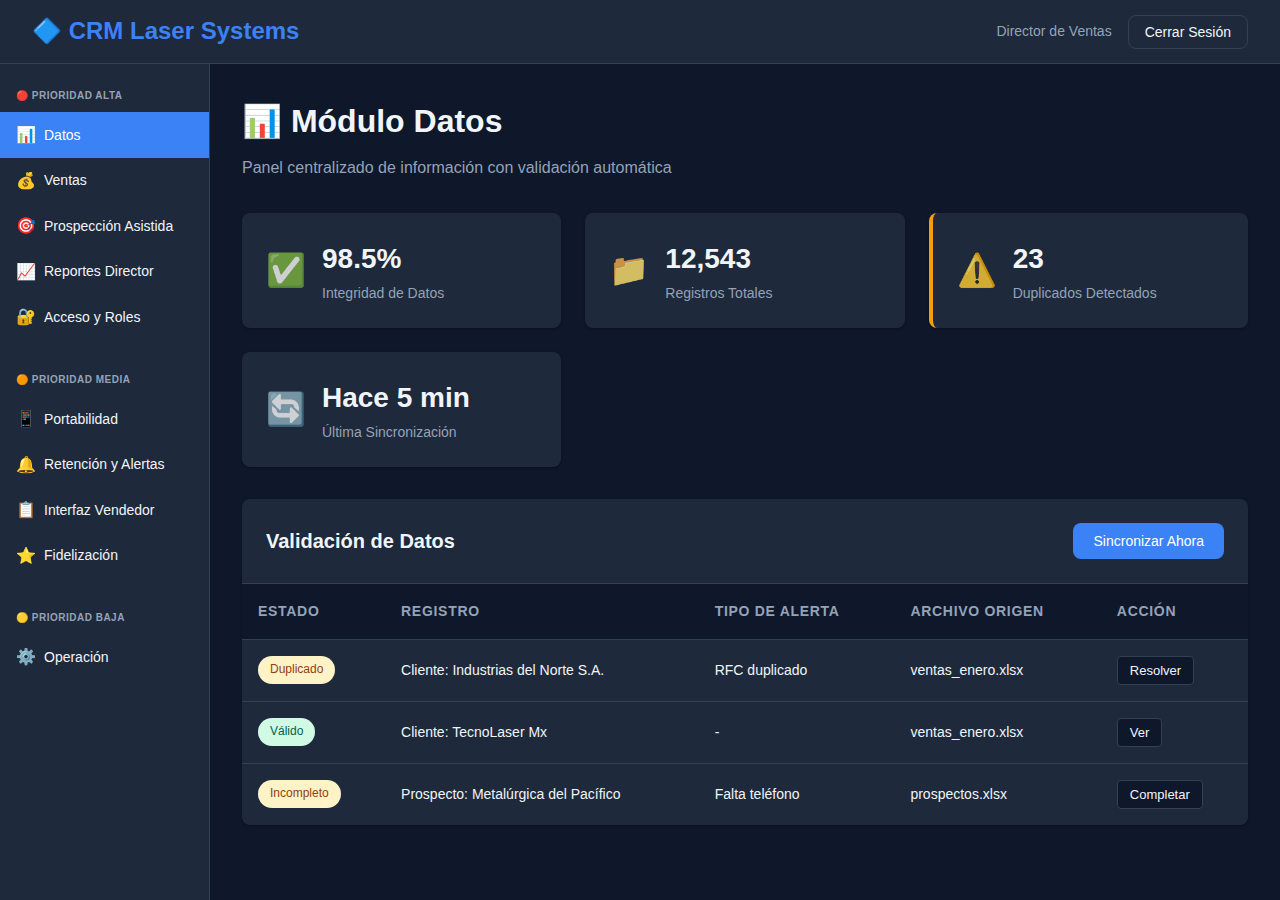
<file: index.html>
<!DOCTYPE html>
<html lang="es">

<head>
  <meta charset="UTF-8">
  <meta name="viewport" content="width=device-width, initial-scale=1.0">
  <title>CRM Laser Systems - Plataforma de Gestión de Ventas</title>
  <link rel="stylesheet" href="./assets/css/styles.css">
</head>

<body>
  <!-- Header -->
  <header class="header">
    <div class="header-container">
      <div class="logo">
        <h1>🔷 CRM Laser Systems</h1>
      </div>
      <div class="user-info">
        <span class="user-role">Director de Ventas</span>
        <button class="btn-logout">Cerrar Sesión</button>
      </div>
    </div>
  </header>

  <!-- Sidebar Navigation -->
  <aside class="sidebar" id="sidebar">
    <nav class="sidebar-nav">
      <div class="nav-section">
        <div class="nav-section-title">🔴 Prioridad Alta</div>
        <a href="#datos" class="nav-link active" data-module="datos">
          <span class="nav-icon">📊</span>
          <span>Datos</span>
        </a>
        <a href="#ventas" class="nav-link" data-module="ventas">
          <span class="nav-icon">💰</span>
          <span>Ventas</span>
        </a>
        <a href="#prospeccion" class="nav-link" data-module="prospeccion">
          <span class="nav-icon">🎯</span>
          <span>Prospección Asistida</span>
        </a>
        <a href="#reportes" class="nav-link" data-module="reportes">
          <span class="nav-icon">📈</span>
          <span>Reportes Director</span>
        </a>
        <a href="#acceso" class="nav-link" data-module="acceso">
          <span class="nav-icon">🔐</span>
          <span>Acceso y Roles</span>
        </a>
      </div>

      <div class="nav-section">
        <div class="nav-section-title">🟠 Prioridad Media</div>
        <a href="#portabilidad" class="nav-link" data-module="portabilidad">
          <span class="nav-icon">📱</span>
          <span>Portabilidad</span>
        </a>
        <a href="#retencion" class="nav-link" data-module="retencion">
          <span class="nav-icon">🔔</span>
          <span>Retención y Alertas</span>
        </a>
        <a href="#adopcion" class="nav-link" data-module="adopcion">
          <span class="nav-icon">📋</span>
          <span>Interfaz Vendedor</span>
        </a>
        <a href="#fidelizacion" class="nav-link" data-module="fidelizacion">
          <span class="nav-icon">⭐</span>
          <span>Fidelización</span>
        </a>
      </div>

      <div class="nav-section">
        <div class="nav-section-title">🟡 Prioridad Baja</div>
        <a href="#operacion" class="nav-link" data-module="operacion">
          <span class="nav-icon">⚙️</span>
          <span>Operación</span>
        </a>
      </div>
    </nav>
  </aside>

  <!-- Main Content -->
  <main class="main-content" id="mainContent">

    <!-- Módulo Datos -->
    <section class="module active" id="module-datos">
      <div class="module-header">
        <h2>📊 Módulo Datos</h2>
        <p>Panel centralizado de información con validación automática</p>
      </div>

      <div class="stats-grid">
        <div class="stat-card">
          <div class="stat-icon">✅</div>
          <div class="stat-info">
            <div class="stat-value">98.5%</div>
            <div class="stat-label">Integridad de Datos</div>
          </div>
        </div>
        <div class="stat-card">
          <div class="stat-icon">📁</div>
          <div class="stat-info">
            <div class="stat-value">12,543</div>
            <div class="stat-label">Registros Totales</div>
          </div>
        </div>
        <div class="stat-card alert">
          <div class="stat-icon">⚠️</div>
          <div class="stat-info">
            <div class="stat-value">23</div>
            <div class="stat-label">Duplicados Detectados</div>
          </div>
        </div>
        <div class="stat-card">
          <div class="stat-icon">🔄</div>
          <div class="stat-info">
            <div class="stat-value">Hace 5 min</div>
            <div class="stat-label">Última Sincronización</div>
          </div>
        </div>
      </div>

      <div class="card">
        <div class="card-header">
          <h3>Validación de Datos</h3>
          <button class="btn-primary">Sincronizar Ahora</button>
        </div>
        <div class="table-container">
          <table class="data-table">
            <thead>
              <tr>
                <th>Estado</th>
                <th>Registro</th>
                <th>Tipo de Alerta</th>
                <th>Archivo Origen</th>
                <th>Acción</th>
              </tr>
            </thead>
            <tbody>
              <tr>
                <td><span class="badge badge-warning">Duplicado</span></td>
                <td>Cliente: Industrias del Norte S.A.</td>
                <td>RFC duplicado</td>
                <td>ventas_enero.xlsx</td>
                <td><button class="btn-small">Resolver</button></td>
              </tr>
              <tr>
                <td><span class="badge badge-success">Válido</span></td>
                <td>Cliente: TecnoLaser Mx</td>
                <td>-</td>
                <td>ventas_enero.xlsx</td>
                <td><button class="btn-small">Ver</button></td>
              </tr>
              <tr>
                <td><span class="badge badge-warning">Incompleto</span></td>
                <td>Prospecto: Metalúrgica del Pacífico</td>
                <td>Falta teléfono</td>
                <td>prospectos.xlsx</td>
                <td><button class="btn-small">Completar</button></td>
              </tr>
            </tbody>
          </table>
        </div>
      </div>
    </section>

    <!-- Módulo Ventas -->
    <section class="module" id="module-ventas">
      <div class="module-header">
        <h2>💰 Módulo Ventas</h2>
        <p>Embudo de ventas y análisis de eficiencia comercial</p>
      </div>

      <div class="filters">
        <select class="filter-select">
          <option>Todos los vendedores</option>
          <option>Juan Pérez</option>
          <option>María García</option>
          <option>Carlos López</option>
        </select>
        <select class="filter-select">
          <option>Último mes</option>
          <option>Último trimestre</option>
          <option>Último año</option>
        </select>
        <select class="filter-select">
          <option>Todas las sucursales</option>
          <option>Monterrey</option>
          <option>Guadalajara</option>
          <option>CDMX</option>
        </select>
      </div>

      <div class="chart-grid">
        <div class="card">
          <div class="card-header">
            <h3>Embudo de Ventas</h3>
          </div>
          <div class="funnel-chart" id="salesFunnel">
            <div class="funnel-stage" style="width: 100%;">
              <span class="funnel-label">Prospectos</span>
              <span class="funnel-value">350</span>
            </div>
            <div class="funnel-stage" style="width: 70%;">
              <span class="funnel-label">Contactados</span>
              <span class="funnel-value">245</span>
            </div>
            <div class="funnel-stage" style="width: 50%;">
              <span class="funnel-label">Cotizaciones</span>
              <span class="funnel-value">175</span>
            </div>
            <div class="funnel-stage" style="width: 30%;">
              <span class="funnel-label">Negociación</span>
              <span class="funnel-value">105</span>
            </div>
            <div class="funnel-stage" style="width: 15%;">
              <span class="funnel-label">Cerrados</span>
              <span class="funnel-value">52</span>
            </div>
          </div>
        </div>

        <div class="card">
          <div class="card-header">
            <h3>Eficiencia por Vendedor</h3>
          </div>
          <div class="bar-chart" id="salesPerformance">
            <div class="bar-item">
              <div class="bar-label">Juan Pérez</div>
              <div class="bar-container">
                <div class="bar-fill" style="width: 85%;"></div>
                <span class="bar-value">85%</span>
              </div>
            </div>
            <div class="bar-item">
              <div class="bar-label">María García</div>
              <div class="bar-container">
                <div class="bar-fill" style="width: 92%;"></div>
                <span class="bar-value">92%</span>
              </div>
            </div>
            <div class="bar-item">
              <div class="bar-label">Carlos López</div>
              <div class="bar-container">
                <div class="bar-fill" style="width: 78%;"></div>
                <span class="bar-value">78%</span>
              </div>
            </div>
            <div class="bar-item">
              <div class="bar-label">Ana Martínez</div>
              <div class="bar-container">
                <div class="bar-fill" style="width: 88%;"></div>
                <span class="bar-value">88%</span>
              </div>
            </div>
          </div>
        </div>
      </div>

      <div class="stats-grid">
        <div class="stat-card">
          <div class="stat-icon">💵</div>
          <div class="stat-info">
            <div class="stat-value">$2.8M</div>
            <div class="stat-label">Ventas del Mes</div>
          </div>
        </div>
        <div class="stat-card">
          <div class="stat-icon">📈</div>
          <div class="stat-info">
            <div class="stat-value">+18%</div>
            <div class="stat-label">vs. Mes Anterior</div>
          </div>
        </div>
        <div class="stat-card">
          <div class="stat-icon">🎯</div>
          <div class="stat-info">
            <div class="stat-value">93%</div>
            <div class="stat-label">Meta Mensual</div>
          </div>
        </div>
        <div class="stat-card">
          <div class="stat-icon">⏱️</div>
          <div class="stat-info">
            <div class="stat-value">18 días</div>
            <div class="stat-label">Ciclo Promedio</div>
          </div>
        </div>
      </div>
    </section>

    <!-- Módulo Prospección Asistida -->
    <section class="module" id="module-prospeccion">
      <div class="module-header">
        <h2>🎯 Módulo Prospección Asistida</h2>
        <p>Prospectos sugeridos mediante web scraping y análisis de datos</p>
      </div>

      <div class="card">
        <div class="card-header">
          <h3>Nuevos Prospectos Detectados</h3>
          <button class="btn-primary">Actualizar Lista</button>
        </div>
        <div class="prospect-grid">
          <div class="prospect-card">
            <div class="prospect-header">
              <div class="prospect-company">Metalúrgica Industrial S.A.</div>
              <div class="confidence-badge high">95% Confiabilidad</div>
            </div>
            <div class="prospect-details">
              <div class="prospect-field">
                <span class="field-label">Industria:</span>
                <span class="field-value">Manufactura de Metal</span>
              </div>
              <div class="prospect-field">
                <span class="field-label">Ubicación:</span>
                <span class="field-value">Monterrey, N.L.</span>
              </div>
              <div class="prospect-field">
                <span class="field-label">Empleados:</span>
                <span class="field-value">150-200</span>
              </div>
              <div class="prospect-field">
                <span class="field-label">Fuente:</span>
                <span class="field-value">LinkedIn + Web Scraping</span>
              </div>
            </div>
            <div class="prospect-tags">
              <span class="tag">Potencial Alto</span>
              <span class="tag">Necesita Láser</span>
            </div>
            <div class="prospect-actions">
              <button class="btn-small btn-success">Agregar a Pipeline</button>
              <button class="btn-small">Ver Detalles</button>
            </div>
          </div>

          <div class="prospect-card">
            <div class="prospect-header">
              <div class="prospect-company">TecnoPack Solutions</div>
              <div class="confidence-badge medium">78% Confiabilidad</div>
            </div>
            <div class="prospect-details">
              <div class="prospect-field">
                <span class="field-label">Industria:</span>
                <span class="field-value">Empaque y Embalaje</span>
              </div>
              <div class="prospect-field">
                <span class="field-label">Ubicación:</span>
                <span class="field-value">Guadalajara, Jal.</span>
              </div>
              <div class="prospect-field">
                <span class="field-label">Empleados:</span>
                <span class="field-value">50-100</span>
              </div>
              <div class="prospect-field">
                <span class="field-label">Fuente:</span>
                <span class="field-value">Directorio Industrial</span>
              </div>
            </div>
            <div class="prospect-tags">
              <span class="tag">Potencial Medio</span>
            </div>
            <div class="prospect-actions">
              <button class="btn-small btn-success">Agregar a Pipeline</button>
              <button class="btn-small">Ver Detalles</button>
            </div>
          </div>

          <div class="prospect-card">
            <div class="prospect-header">
              <div class="prospect-company">AutoPartes del Centro</div>
              <div class="confidence-badge high">88% Confiabilidad</div>
            </div>
            <div class="prospect-details">
              <div class="prospect-field">
                <span class="field-label">Industria:</span>
                <span class="field-value">Automotriz</span>
              </div>
              <div class="prospect-field">
                <span class="field-label">Ubicación:</span>
                <span class="field-value">Querétaro, Qro.</span>
              </div>
              <div class="prospect-field">
                <span class="field-label">Empleados:</span>
                <span class="field-value">200-300</span>
              </div>
              <div class="prospect-field">
                <span class="field-label">Fuente:</span>
                <span class="field-value">Análisis de Mercado</span>
              </div>
            </div>
            <div class="prospect-tags">
              <span class="tag">Potencial Alto</span>
              <span class="tag">Urgente</span>
            </div>
            <div class="prospect-actions">
              <button class="btn-small btn-success">Agregar a Pipeline</button>
              <button class="btn-small">Ver Detalles</button>
            </div>
          </div>
        </div>
      </div>
    </section>

    <!-- Módulo Reportes Director -->
    <section class="module" id="module-reportes">
      <div class="module-header">
        <h2>📈 Reportes del Director de Ventas</h2>
        <p>Dashboard de productividad y planes mensuales</p>
      </div>

      <div class="stats-grid">
        <div class="stat-card">
          <div class="stat-icon">👥</div>
          <div class="stat-info">
            <div class="stat-value">8</div>
            <div class="stat-label">Vendedores Activos</div>
          </div>
        </div>
        <div class="stat-card">
          <div class="stat-icon">🎯</div>
          <div class="stat-info">
            <div class="stat-value">87%</div>
            <div class="stat-label">Cumplimiento Global</div>
          </div>
        </div>
        <div class="stat-card alert">
          <div class="stat-icon">⚠️</div>
          <div class="stat-info">
            <div class="stat-value">2</div>
            <div class="stat-label">Equipos Bajo Meta</div>
          </div>
        </div>
        <div class="stat-card">
          <div class="stat-icon">💰</div>
          <div class="stat-info">
            <div class="stat-value">$8.5M</div>
            <div class="stat-label">Pipeline Total</div>
          </div>
        </div>
      </div>

      <div class="card">
        <div class="card-header">
          <h3>Desempeño por Equipo - Marzo 2024</h3>
        </div>
        <div class="table-container">
          <table class="data-table">
            <thead>
              <tr>
                <th>Equipo/Vendedor</th>
                <th>Meta Mensual</th>
                <th>Actual</th>
                <th>% Cumplimiento</th>
                <th>Proyección</th>
                <th>Estado</th>
              </tr>
            </thead>
            <tbody>
              <tr class="team-row">
                <td><strong>Equipo Norte</strong></td>
                <td>$1,200,000</td>
                <td>$1,150,000</td>
                <td>95.8%</td>
                <td>$1,280,000</td>
                <td><span class="badge badge-success">En Meta</span></td>
              </tr>
              <tr>
                <td style="padding-left: 2rem;">Juan Pérez</td>
                <td>$400,000</td>
                <td>$425,000</td>
                <td>106.3%</td>
                <td>$450,000</td>
                <td><span class="badge badge-success">Superado</span></td>
              </tr>
              <tr>
                <td style="padding-left: 2rem;">María García</td>
                <td>$400,000</td>
                <td>$380,000</td>
                <td>95%</td>
                <td>$405,000</td>
                <td><span class="badge badge-warning">En Riesgo</span></td>
              </tr>
              <tr class="team-row">
                <td><strong>Equipo Centro</strong></td>
                <td>$900,000</td>
                <td>$720,000</td>
                <td>80%</td>
                <td>$850,000</td>
                <td><span class="badge badge-danger">Bajo Meta</span></td>
              </tr>
              <tr>
                <td style="padding-left: 2rem;">Carlos López</td>
                <td>$450,000</td>
                <td>$360,000</td>
                <td>80%</td>
                <td>$420,000</td>
                <td><span class="badge badge-warning">En Riesgo</span></td>
              </tr>
            </tbody>
          </table>
        </div>
      </div>

      <div class="card">
        <div class="card-header">
          <h3>Alertas de Gestión</h3>
        </div>
        <div class="alerts-list">
          <div class="alert-item warning">
            <div class="alert-icon">⚠️</div>
            <div class="alert-content">
              <div class="alert-title">Equipo Centro bajo meta del mes</div>
              <div class="alert-text">El equipo centro está al 80% de su meta mensual. Se requiere acción inmediata.
              </div>
            </div>
            <button class="btn-small">Ver Detalles</button>
          </div>
          <div class="alert-item success">
            <div class="alert-icon">✅</div>
            <div class="alert-content">
              <div class="alert-title">Juan Pérez superó meta mensual</div>
              <div class="alert-text">Excelente desempeño con 106% de cumplimiento.</div>
            </div>
            <button class="btn-small">Ver Reporte</button>
          </div>
          <div class="alert-item info">
            <div class="alert-icon">📊</div>
            <div class="alert-content">
              <div class="alert-title">Reporte semanal disponible</div>
              <div class="alert-text">El reporte de productividad semanal está listo para revisión.</div>
            </div>
            <button class="btn-small">Descargar</button>
          </div>
        </div>
      </div>
    </section>

    <!-- Módulo Acceso y Roles -->
    <section class="module" id="module-acceso">
      <div class="module-header">
        <h2>🔐 Módulo Acceso, Roles y Restricciones</h2>
        <p>Gestión de usuarios, permisos y seguridad</p>
      </div>

      <div class="card">
        <div class="card-header">
          <h3>Gestión de Usuarios</h3>
          <button class="btn-primary">+ Nuevo Usuario</button>
        </div>
        <div class="table-container">
          <table class="data-table">
            <thead>
              <tr>
                <th>Usuario</th>
                <th>Rol</th>
                <th>Sucursal</th>
                <th>Permisos</th>
                <th>Último Acceso</th>
                <th>Estado</th>
                <th>Acciones</th>
              </tr>
            </thead>
            <tbody>
              <tr>
                <td>
                  <div class="user-cell">
                    <div class="user-avatar">JD</div>
                    <div>
                      <div class="user-name">Jorge Domínguez</div>
                      <div class="user-email">jorge@crmlaser.com</div>
                    </div>
                  </div>
                </td>
                <td><span class="role-badge admin">Administrador</span></td>
                <td>Todas</td>
                <td>
                  <span class="permission-tag">Todos</span>
                </td>
                <td>Hace 10 min</td>
                <td><span class="badge badge-success">Activo</span></td>
                <td>
                  <button class="btn-icon">✏️</button>
                  <button class="btn-icon">🔒</button>
                </td>
              </tr>
              <tr>
                <td>
                  <div class="user-cell">
                    <div class="user-avatar">JP</div>
                    <div>
                      <div class="user-name">Juan Pérez</div>
                      <div class="user-email">juan@crmlaser.com</div>
                    </div>
                  </div>
                </td>
                <td><span class="role-badge seller">Vendedor</span></td>
                <td>Monterrey</td>
                <td>
                  <span class="permission-tag">Ventas</span>
                  <span class="permission-tag">Prospectos</span>
                </td>
                <td>Hace 2 horas</td>
                <td><span class="badge badge-success">Activo</span></td>
                <td>
                  <button class="btn-icon">✏️</button>
                  <button class="btn-icon">👁️</button>
                </td>
              </tr>
              <tr>
                <td>
                  <div class="user-cell">
                    <div class="user-avatar">MG</div>
                    <div>
                      <div class="user-name">María García</div>
                      <div class="user-email">maria@crmlaser.com</div>
                    </div>
                  </div>
                </td>
                <td><span class="role-badge director">Director Ventas</span></td>
                <td>Región Norte</td>
                <td>
                  <span class="permission-tag">Ventas</span>
                  <span class="permission-tag">Reportes</span>
                  <span class="permission-tag">Equipo</span>
                </td>
                <td>Hace 1 hora</td>
                <td><span class="badge badge-success">Activo</span></td>
                <td>
                  <button class="btn-icon">✏️</button>
                  <button class="btn-icon">👁️</button>
                </td>
              </tr>
            </tbody>
          </table>
        </div>
      </div>

      <div class="roles-grid">
        <div class="card">
          <div class="card-header">
            <h3>Roles del Sistema</h3>
          </div>
          <div class="roles-list">
            <div class="role-item">
              <div class="role-header">
                <span class="role-badge admin">Administrador</span>
                <span class="role-count">2 usuarios</span>
              </div>
              <div class="role-permissions">
                ✓ Acceso total al sistema<br>
                ✓ Gestión de usuarios<br>
                ✓ Configuración de roles
              </div>
            </div>
            <div class="role-item">
              <div class="role-header">
                <span class="role-badge director">Director de Ventas</span>
                <span class="role-count">3 usuarios</span>
              </div>
              <div class="role-permissions">
                ✓ Ver todos los reportes<br>
                ✓ Gestionar equipos<br>
                ✓ Asignar metas
              </div>
            </div>
            <div class="role-item">
              <div class="role-header">
                <span class="role-badge seller">Vendedor</span>
                <span class="role-count">8 usuarios</span>
              </div>
              <div class="role-permissions">
                ✓ Gestionar prospectos propios<br>
                ✓ Registrar ventas<br>
                ✓ Ver pipeline personal
              </div>
            </div>
          </div>
        </div>

        <div class="card">
          <div class="card-header">
            <h3>Restricciones por Sucursal</h3>
          </div>
          <div class="restrictions-list">
            <div class="restriction-item">
              <div class="restriction-header">
                <span class="location-badge">📍 Monterrey</span>
                <span class="users-count">3 usuarios</span>
              </div>
              <div class="restriction-text">
                Acceso limitado a datos de sucursal Monterrey
              </div>
            </div>
            <div class="restriction-item">
              <div class="restriction-header">
                <span class="location-badge">📍 Guadalajara</span>
                <span class="users-count">2 usuarios</span>
              </div>
              <div class="restriction-text">
                Acceso limitado a datos de sucursal Guadalajara
              </div>
            </div>
            <div class="restriction-item">
              <div class="restriction-header">
                <span class="location-badge">📍 CDMX</span>
                <span class="users-count">3 usuarios</span>
              </div>
              <div class="restriction-text">
                Acceso limitado a datos de sucursal CDMX
              </div>
            </div>
          </div>
        </div>
      </div>
    </section>

    <!-- Módulos de Prioridad Media y Baja -->
    <section class="module" id="module-portabilidad">
      <div class="module-header">
        <h2>📱 Módulo Portabilidad</h2>
        <p>Acceso móvil optimizado con sincronización en tiempo real</p>
      </div>
      <div class="card">
        <div class="mobile-preview">
          <div class="mobile-frame">
            <div class="mobile-header">CRM Móvil</div>
            <div class="mobile-content">
              <p>✓ Acceso desde cualquier dispositivo</p>
              <p>✓ Sincronización automática</p>
              <p>✓ Gestión de pipeline en campo</p>
              <p>✓ Registro de actividades offline</p>
            </div>
          </div>
        </div>
      </div>
    </section>

    <section class="module" id="module-retencion">
      <div class="module-header">
        <h2>🔔 Módulo Retención y Motor de Alertas</h2>
        <p>Recordatorios automáticos y seguimiento inteligente</p>
      </div>
      <div class="card">
        <div class="card-header">
          <h3>Alertas Programadas</h3>
        </div>
        <div class="timeline">
          <div class="timeline-item">
            <div class="timeline-marker">🔔</div>
            <div class="timeline-content">
              <div class="timeline-title">Seguimiento a Cliente: Industrias XYZ</div>
              <div class="timeline-text">Recordatorio: Llamar para cotización - Mañana 10:00 AM</div>
            </div>
          </div>
          <div class="timeline-item">
            <div class="timeline-marker">📧</div>
            <div class="timeline-content">
              <div class="timeline-title">Post-venta: Equipos Láser Pro</div>
              <div class="timeline-text">Enviar encuesta de satisfacción - En 2 días</div>
            </div>
          </div>
          <div class="timeline-item">
            <div class="timeline-marker">⏰</div>
            <div class="timeline-content">
              <div class="timeline-title">Renovación de contrato</div>
              <div class="timeline-text">Metalúrgica del Norte - En 15 días</div>
            </div>
          </div>
        </div>
      </div>
    </section>

    <section class="module" id="module-adopcion">
      <div class="module-header">
        <h2>📋 Módulo Adopción e Interfaz del Vendedor</h2>
        <p>Integración con Google Sheets y edición colaborativa</p>
      </div>
      <div class="card">
        <div class="card-header">
          <h3>Mis Hojas de Trabajo</h3>
          <button class="btn-primary">+ Nueva Hoja</button>
        </div>
        <div class="sheets-grid">
          <div class="sheet-card">
            <div class="sheet-icon">📊</div>
            <div class="sheet-name">Pipeline Febrero 2024</div>
            <div class="sheet-meta">Actualizado hace 1 hora</div>
            <button class="btn-small">Abrir</button>
          </div>
          <div class="sheet-card">
            <div class="sheet-icon">📈</div>
            <div class="sheet-name">Seguimiento Clientes</div>
            <div class="sheet-meta">Actualizado hace 3 horas</div>
            <button class="btn-small">Abrir</button>
          </div>
        </div>
      </div>
    </section>

    <section class="module" id="module-fidelizacion">
      <div class="module-header">
        <h2>⭐ Módulo Fidelización</h2>
        <p>Vista 360° del cliente con historial completo</p>
      </div>
      <div class="card">
        <div class="card-header">
          <h3>Perfil del Cliente</h3>
        </div>
        <div class="customer-360">
          <div class="customer-header-360">
            <div class="customer-avatar-large">IXY</div>
            <div class="customer-info-360">
              <h3>Industrias XYZ S.A. de C.V.</h3>
              <div class="customer-meta">Cliente desde 2021 • Monterrey, N.L.</div>
              <div class="customer-tags">
                <span class="tag">Premium</span>
                <span class="tag">Alta Frecuencia</span>
              </div>
            </div>
          </div>
          <div class="customer-metrics">
            <div class="metric-box">
              <div class="metric-value">$1.2M</div>
              <div class="metric-label">Valor Total</div>
            </div>
            <div class="metric-box">
              <div class="metric-value">24</div>
              <div class="metric-label">Equipos Adquiridos</div>
            </div>
            <div class="metric-box">
              <div class="metric-value">98%</div>
              <div class="metric-label">Satisfacción</div>
            </div>
          </div>
          <div class="customer-opportunities">
            <h4>Oportunidades de Venta Cruzada</h4>
            <div class="opportunity-item">
              <span class="opportunity-icon">💡</span>
              <span>Actualización de equipos láser de 2021</span>
            </div>
            <div class="opportunity-item">
              <span class="opportunity-icon">💡</span>
              <span>Servicio de mantenimiento preventivo</span>
            </div>
          </div>
        </div>
      </div>
    </section>

    <section class="module" id="module-operacion">
      <div class="module-header">
        <h2>⚙️ Módulo Operación</h2>
        <p>Automatización de formatos y documentos</p>
      </div>
      <div class="card">
        <div class="card-header">
          <h3>Generación de Documentos</h3>
          <button class="btn-primary">+ Nuevo Pedido</button>
        </div>
        <div class="table-container">
          <table class="data-table">
            <thead>
              <tr>
                <th>Documento</th>
                <th>Cliente</th>
                <th>Fecha</th>
                <th>Estado</th>
                <th>Acciones</th>
              </tr>
            </thead>
            <tbody>
              <tr>
                <td>Pedido #001234</td>
                <td>Industrias del Norte</td>
                <td>15/03/2024</td>
                <td><span class="badge badge-success">Generado</span></td>
                <td>
                  <button class="btn-small">📄 Ver PDF</button>
                  <button class="btn-small">📧 Enviar</button>
                </td>
              </tr>
              <tr>
                <td>Cotización #002455</td>
                <td>TecnoLaser Mx</td>
                <td>14/03/2024</td>
                <td><span class="badge badge-warning">Pendiente</span></td>
                <td>
                  <button class="btn-small">✏️ Editar</button>
                  <button class="btn-small">✓ Generar</button>
                </td>
              </tr>
            </tbody>
          </table>
        </div>
      </div>
    </section>

  </main>

  <!-- Mobile Menu Toggle -->
  <button class="mobile-menu-toggle" id="mobileMenuToggle">☰</button>

  <!-- Toast Notifications -->
  <div class="toast-container" id="toastContainer"></div>

  <script src="./assets/js/script.js"></script>
</body>

</html>
</file>
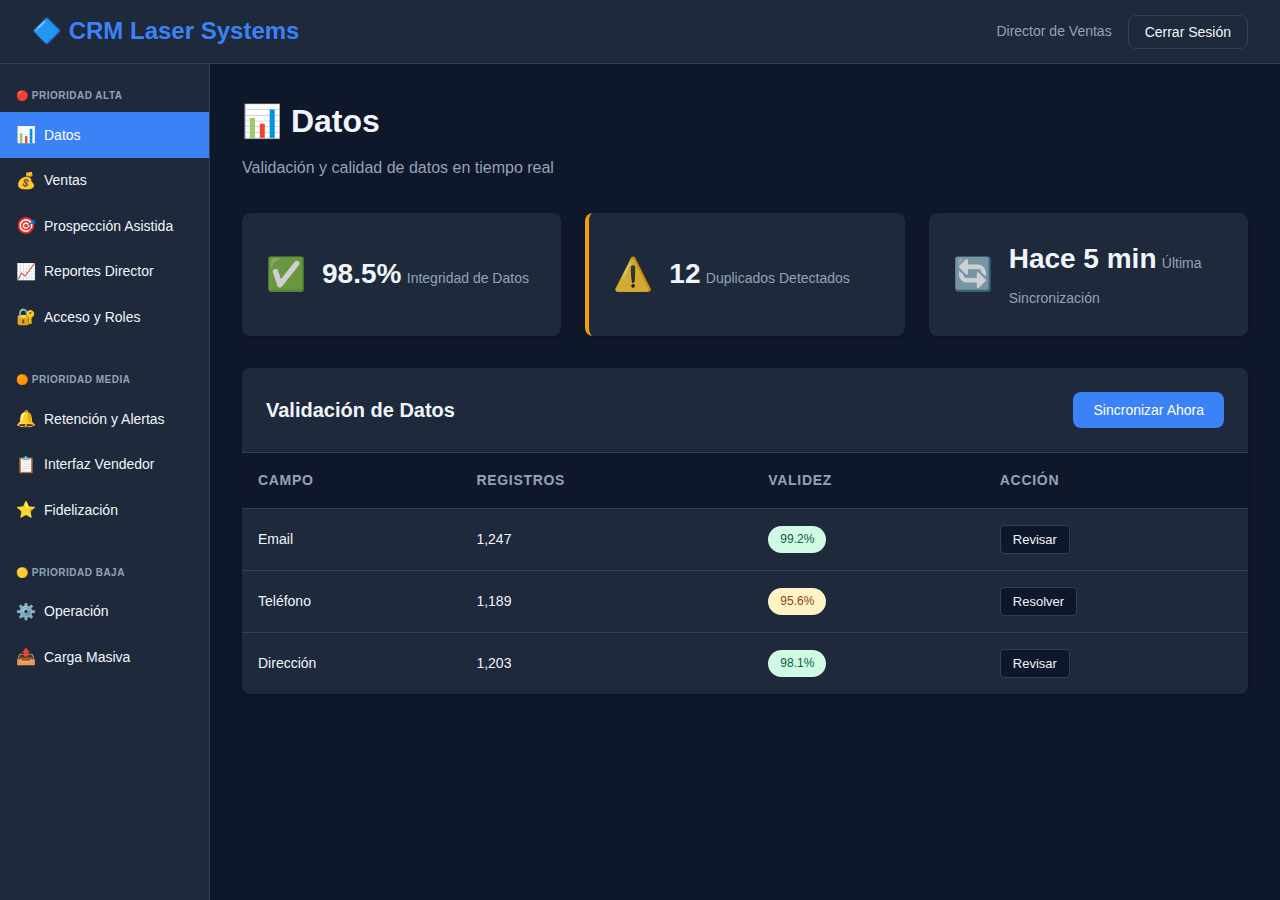
<file: director.html>
<!DOCTYPE html>
<html lang="es">

<head>
  <meta charset="UTF-8">
  <meta name="viewport" content="width=device-width, initial-scale=1.0">
  <title>Director de Ventas - CRM Laser Systems</title>
  <link rel="stylesheet" href="./assets/css/styles.css">
</head>

<body>
  <!-- Header -->
  <header class="header">
    <div class="header-container">
      <!-- Added mobile menu toggle -->
      <button class="mobile-menu-toggle" id="mobileMenuToggle">
        ☰
      </button>
      <!-- </CHANGE> -->
      <div class="logo">
        <h1>🔷 CRM Laser Systems</h1>
      </div>
      <div class="user-info">
        <span class="user-role">Director de Ventas</span>
        <button class="btn-logout" onclick="logout()">Cerrar Sesión</button>
      </div>
    </div>
  </header>

  <!-- Sidebar Navigation -->
  <aside class="sidebar" id="sidebar">
    <nav class="sidebar-nav">
      <div class="nav-section">
        <div class="nav-section-title">🔴 Prioridad Alta</div>
        <a href="#module-datos" class="nav-link active" data-module="datos">
          <span class="nav-icon">📊</span>
          <span>Datos</span>
        </a>
        <a href="#module-ventas" class="nav-link" data-module="ventas">
          <span class="nav-icon">💰</span>
          <span>Ventas</span>
        </a>
        <a href="#module-prospeccion" class="nav-link" data-module="prospeccion">
          <span class="nav-icon">🎯</span>
          <span>Prospección Asistida</span>
        </a>
        <a href="#module-reportes" class="nav-link" data-module="reportes">
          <span class="nav-icon">📈</span>
          <span>Reportes Director</span>
        </a>
        <a href="#module-acceso" class="nav-link" data-module="acceso">
          <span class="nav-icon">🔐</span>
          <span>Acceso y Roles</span>
        </a>
      </div>

      <div class="nav-section">
        <div class="nav-section-title">🟠 Prioridad Media</div>
        <!-- <a href="#module-portabilidad" class="nav-link" data-module="portabilidad">
          <span class="nav-icon">📱</span>
          <span>Portabilidad</span>
        </a> -->
        <a href="#module-retencion" class="nav-link" data-module="retencion">
          <span class="nav-icon">🔔</span>
          <span>Retención y Alertas</span>
        </a>
        <a href="#module-adopcion" class="nav-link" data-module="adopcion">
          <span class="nav-icon">📋</span>
          <span>Interfaz Vendedor</span>
        </a>
        <a href="#module-fidelizacion" class="nav-link" data-module="fidelizacion">
          <span class="nav-icon">⭐</span>
          <span>Fidelización</span>
        </a>
      </div>

      <div class="nav-section">
        <div class="nav-section-title">🟡 Prioridad Baja</div>
        <a href="#module-operacion" class="nav-link" data-module="operacion">
          <span class="nav-icon">⚙️</span>
          <span>Operación</span>
        </a>
        <!-- Added bulk upload link -->
        <a href="#module-carga-masiva" class="nav-link" data-module="carga-masiva">
          <span class="nav-icon">📤</span>
          <span>Carga Masiva</span>
        </a>
        <!-- </CHANGE> -->
      </div>
    </nav>
  </aside>

  <!-- Main Content -->
  <main class="main-content" id="mainContent">
    <!-- Módulo Datos -->
    <section class="module active" id="module-datos">
      <div class="module-header">
        <h2>📊 Datos</h2>
        <p>Validación y calidad de datos en tiempo real</p>
      </div>

      <div class="stats-grid">
        <div class="stat-card">
          <div class="stat-icon">✅</div>
          <div class="stat-info">
            <span class="stat-value">98.5%</span>
            <span class="stat-label">Integridad de Datos</span>
          </div>
        </div>
        <div class="stat-card alert">
          <div class="stat-icon">⚠️</div>
          <div class="stat-info">
            <span class="stat-value">12</span>
            <span class="stat-label">Duplicados Detectados</span>
          </div>
        </div>
        <div class="stat-card">
          <div class="stat-icon">🔄</div>
          <div class="stat-info">
            <span class="stat-value">Hace 5 min</span>
            <span class="stat-label">Última Sincronización</span>
          </div>
        </div>
      </div>

      <div class="card">
        <div class="card-header">
          <h3>Validación de Datos</h3>
          <button class="btn-primary">Sincronizar Ahora</button>
        </div>
        <div class="table-container">
          <table class="data-table">
            <thead>
              <tr>
                <th>Campo</th>
                <th>Registros</th>
                <th>Validez</th>
                <th>Acción</th>
              </tr>
            </thead>
            <tbody>
              <tr>
                <td>Email</td>
                <td>1,247</td>
                <td><span class="badge badge-success">99.2%</span></td>
                <td><button class="btn-small">Revisar</button></td>
              </tr>
              <tr>
                <td>Teléfono</td>
                <td>1,189</td>
                <td><span class="badge badge-warning">95.6%</span></td>
                <td><button class="btn-small">Resolver</button></td>
              </tr>
              <tr>
                <td>Dirección</td>
                <td>1,203</td>
                <td><span class="badge badge-success">98.1%</span></td>
                <td><button class="btn-small">Revisar</button></td>
              </tr>
            </tbody>
          </table>
        </div>
      </div>
    </section>

    <!-- Módulo Ventas -->
    <section class="module" id="module-ventas">
      <div class="module-header">
        <h2>💰 Ventas</h2>
        <p>Pipeline y métricas de ventas</p>
      </div>

      <div class="stats-grid">
        <div class="stat-card">
          <div class="stat-icon">💰</div>
          <div class="stat-info">
            <span class="stat-value">$2.4M</span>
            <span class="stat-label">Pipeline Total</span>
          </div>
        </div>
        <div class="stat-card">
          <div class="stat-icon">📈</div>
          <div class="stat-info">
            <span class="stat-value">78%</span>
            <span class="stat-label">Tasa de Cierre</span>
          </div>
        </div>
        <div class="stat-card">
          <div class="stat-icon">🎯</div>
          <div class="stat-info">
            <span class="stat-value">156</span>
            <span class="stat-label">Oportunidades Activas</span>
          </div>
        </div>
      </div>

      <div class="chart-grid">
        <div class="card">
          <div class="card-header">
            <h3>Embudo de Ventas</h3>
          </div>
          <div class="funnel-chart">
            <div class="funnel-stage">
              <span class="funnel-label">Prospectos</span>
              <span class="funnel-value">240</span>
            </div>
            <div class="funnel-stage">
              <span class="funnel-label">Calificados</span>
              <span class="funnel-value">156</span>
            </div>
            <div class="funnel-stage">
              <span class="funnel-label">Propuesta</span>
              <span class="funnel-value">89</span>
            </div>
            <div class="funnel-stage">
              <span class="funnel-label">Negociación</span>
              <span class="funnel-value">45</span>
            </div>
            <div class="funnel-stage">
              <span class="funnel-label">Cerrado</span>
              <span class="funnel-value">35</span>
            </div>
          </div>
        </div>

        <div class="card">
          <div class="card-header">
            <h3>Rendimiento por Equipo</h3>
          </div>
          <div class="bar-chart">
            <div class="bar-item">
              <div class="bar-label">Equipo Norte</div>
              <div class="bar-container">
                <div class="bar-fill" style="width: 85%"></div>
                <div class="bar-value">85%</div>
              </div>
            </div>
            <div class="bar-item">
              <div class="bar-label">Equipo Sur</div>
              <div class="bar-container">
                <div class="bar-fill" style="width: 78%"></div>
                <div class="bar-value">78%</div>
              </div>
            </div>
            <div class="bar-item">
              <div class="bar-label">Equipo Centro</div>
              <div class="bar-container">
                <div class="bar-fill" style="width: 92%"></div>
                <div class="bar-value">92%</div>
              </div>
            </div>
          </div>
        </div>
      </div>
    </section>

    <!-- Módulo Prospección Asistida -->
    <section class="module" id="module-prospeccion">
      <div class="module-header">
        <h2>🎯 Prospección Asistida</h2>
        <p>Inteligencia artificial para identificar prospectos calificados</p>
      </div>

      <div class="stats-grid">
        <div class="stat-card">
          <div class="stat-icon">🎯</div>
          <div class="stat-info">
            <span class="stat-value">47</span>
            <span class="stat-label">Nuevos Prospectos IA</span>
          </div>
        </div>
        <div class="stat-card">
          <div class="stat-icon">✨</div>
          <div class="stat-info">
            <span class="stat-value">89%</span>
            <span class="stat-label">Confianza Promedio</span>
          </div>
        </div>
        <div class="stat-card">
          <div class="stat-icon">💼</div>
          <div class="stat-info">
            <span class="stat-value">$890K</span>
            <span class="stat-label">Valor Potencial</span>
          </div>
        </div>
      </div>

      <div class="card">
        <div class="card-header">
          <h3>Prospectos Recomendados</h3>
          <div class="filters">
            <select class="filter-select">
              <option>Todas las industrias</option>
              <option>Manufactura</option>
              <option>Automotriz</option>
              <option>Tecnología</option>
            </select>
            <select class="filter-select">
              <option>Confianza: Alta</option>
              <option>Confianza: Media</option>
              <option>Confianza: Todas</option>
            </select>
          </div>
        </div>
        <div class="prospect-grid">
          <div class="prospect-card">
            <div class="prospect-header">
              <div class="prospect-company">Industrias del Pacífico</div>
              <div class="confidence-badge high">95% confianza</div>
            </div>
            <div class="prospect-details">
              <div class="prospect-field">
                <span class="field-label">Industria:</span>
                <span class="field-value">Manufactura</span>
              </div>
              <div class="prospect-field">
                <span class="field-label">Contacto:</span>
                <span class="field-value">Ing. Roberto Sánchez</span>
              </div>
              <div class="prospect-field">
                <span class="field-label">Valor Est.:</span>
                <span class="field-value">$125,000</span>
              </div>
            </div>
            <div class="prospect-tags">
              <span class="tag">Expansión</span>
              <span class="tag">Compra reciente</span>
            </div>
            <div class="prospect-actions">
              <button class="btn-small btn-success">Agregar a Pipeline</button>
              <button class="btn-small">Ver Detalles</button>
            </div>
          </div>

          <div class="prospect-card">
            <div class="prospect-header">
              <div class="prospect-company">AutoPartes del Norte</div>
              <div class="confidence-badge high">92% confianza</div>
            </div>
            <div class="prospect-details">
              <div class="prospect-field">
                <span class="field-label">Industria:</span>
                <span class="field-value">Automotriz</span>
              </div>
              <div class="prospect-field">
                <span class="field-label">Contacto:</span>
                <span class="field-value">Lic. María González</span>
              </div>
              <div class="prospect-field">
                <span class="field-label">Valor Est.:</span>
                <span class="field-value">$98,000</span>
              </div>
            </div>
            <div class="prospect-tags">
              <span class="tag">Modernización</span>
              <span class="tag">Presupuesto aprobado</span>
            </div>
            <div class="prospect-actions">
              <button class="btn-small btn-success">Agregar a Pipeline</button>
              <button class="btn-small">Ver Detalles</button>
            </div>
          </div>

          <div class="prospect-card">
            <div class="prospect-header">
              <div class="prospect-company">TecnoPack Solutions</div>
              <div class="confidence-badge medium">87% confianza</div>
            </div>
            <div class="prospect-details">
              <div class="prospect-field">
                <span class="field-label">Industria:</span>
                <span class="field-value">Embalaje</span>
              </div>
              <div class="prospect-field">
                <span class="field-label">Contacto:</span>
                <span class="field-value">Ing. Carlos López</span>
              </div>
              <div class="prospect-field">
                <span class="field-label">Valor Est.:</span>
                <span class="field-value">$75,000</span>
              </div>
            </div>
            <div class="prospect-tags">
              <span class="tag">Nueva planta</span>
              <span class="tag">Investigación activa</span>
            </div>
            <div class="prospect-actions">
              <button class="btn-small btn-success">Agregar a Pipeline</button>
              <button class="btn-small">Ver Detalles</button>
            </div>
          </div>
        </div>
      </div>
    </section>

    <!-- Módulo Reportes Director -->
    <section class="module" id="module-reportes">
      <div class="module-header">
        <h2>📈 Reportes Director</h2>
        <p>Análisis ejecutivo y métricas clave</p>
      </div>

      <div class="stats-grid">
        <div class="stat-card">
          <div class="stat-icon">📊</div>
          <div class="stat-info">
            <span class="stat-value">$1.8M</span>
            <span class="stat-label">Ventas del Mes</span>
          </div>
        </div>
        <div class="stat-card">
          <div class="stat-icon">📈</div>
          <div class="stat-info">
            <span class="stat-value">+23%</span>
            <span class="stat-label">Crecimiento</span>
          </div>
        </div>
        <div class="stat-card">
          <div class="stat-icon">🎯</div>
          <div class="stat-info">
            <span class="stat-value">87%</span>
            <span class="stat-label">Meta Alcanzada</span>
          </div>
        </div>
      </div>

      <div class="card">
        <div class="card-header">
          <h3>Desempeño del Equipo</h3>
          <div class="filters">
            <select class="filter-select">
              <option>Este mes</option>
              <option>Último trimestre</option>
              <option>Este año</option>
            </select>
          </div>
        </div>
        <div class="table-container">
          <table class="data-table">
            <thead>
              <tr>
                <th>Vendedor</th>
                <th>Ventas</th>
                <th>Meta</th>
                <th>Cumplimiento</th>
                <th>Comisión</th>
              </tr>
            </thead>
            <tbody>
              <tr>
                <td>Juan Pérez</td>
                <td>$450K</td>
                <td>$400K</td>
                <td><span class="badge badge-success">112%</span></td>
                <td>$45,000</td>
              </tr>
              <tr>
                <td>María García</td>
                <td>$380K</td>
                <td>$400K</td>
                <td><span class="badge badge-warning">95%</span></td>
                <td>$38,000</td>
              </tr>
              <tr>
                <td>Carlos López</td>
                <td>$520K</td>
                <td>$450K</td>
                <td><span class="badge badge-success">115%</span></td>
                <td>$52,000</td>
              </tr>
              <tr>
                <td>Ana Martínez</td>
                <td>$340K</td>
                <td>$350K</td>
                <td><span class="badge badge-warning">97%</span></td>
                <td>$34,000</td>
              </tr>
            </tbody>
          </table>
        </div>
      </div>
    </section>

    <!-- Módulo Acceso y Roles -->
    <section class="module" id="module-acceso">
      <div class="module-header">
        <h2>🔐 Acceso y Roles</h2>
        <p>Gestión de usuarios y permisos</p>
      </div>

      <div class="stats-grid">
        <div class="stat-card">
          <div class="stat-icon">👥</div>
          <div class="stat-info">
            <span class="stat-value">24</span>
            <span class="stat-label">Usuarios Activos</span>
          </div>
        </div>
        <div class="stat-card">
          <div class="stat-icon">🔐</div>
          <div class="stat-info">
            <span class="stat-value">5</span>
            <span class="stat-label">Roles Definidos</span>
          </div>
        </div>
        <div class="stat-card">
          <div class="stat-icon">⚠️</div>
          <div class="stat-info">
            <span class="stat-value">2</span>
            <span class="stat-label">Accesos Pendientes</span>
          </div>
        </div>
      </div>

      <div class="card">
        <div class="card-header">
          <h3>Usuarios del Sistema</h3>
          <button class="btn-primary">Agregar Usuario</button>
        </div>
        <div class="table-container">
          <table class="data-table">
            <thead>
              <tr>
                <th>Usuario</th>
                <th>Rol</th>
                <th>Permisos</th>
                <th>Último Acceso</th>
                <th>Acciones</th>
              </tr>
            </thead>
            <tbody>
              <tr>
                <td>
                  <div class="user-cell">
                    <div class="user-avatar">JP</div>
                    <div>
                      <div class="user-name">Juan Pérez</div>
                      <div class="user-email">juan.perez@laser.com</div>
                    </div>
                  </div>
                </td>
                <td><span class="role-badge admin">Administrador</span></td>
                <td>
                  <span class="permission-tag">Todos</span>
                </td>
                <td>Hace 2 horas</td>
                <td>
                  <button class="btn-icon">✏️</button>
                  <button class="btn-icon">🗑️</button>
                </td>
              </tr>
              <tr>
                <td>
                  <div class="user-cell">
                    <div class="user-avatar">MG</div>
                    <div>
                      <div class="user-name">María García</div>
                      <div class="user-email">maria.garcia@laser.com</div>
                    </div>
                  </div>
                </td>
                <td><span class="role-badge director">Director</span></td>
                <td>
                  <span class="permission-tag">Ventas</span>
                  <span class="permission-tag">Reportes</span>
                  <span class="permission-tag">Equipos</span>
                </td>
                <td>Hace 30 min</td>
                <td>
                  <button class="btn-icon">✏️</button>
                  <button class="btn-icon">🗑️</button>
                </td>
              </tr>
              <tr>
                <td>
                  <div class="user-cell">
                    <div class="user-avatar">CL</div>
                    <div>
                      <div class="user-name">Carlos López</div>
                      <div class="user-email">carlos.lopez@laser.com</div>
                    </div>
                  </div>
                </td>
                <td><span class="role-badge seller">Vendedor</span></td>
                <td>
                  <span class="permission-tag">Mis Clientes</span>
                  <span class="permission-tag">Cotizaciones</span>
                </td>
                <td>Hace 1 hora</td>
                <td>
                  <button class="btn-icon">✏️</button>
                  <button class="btn-icon">🗑️</button>
                </td>
              </tr>
            </tbody>
          </table>
        </div>
      </div>

      <div class="roles-grid">
        <div class="card">
          <div class="card-header">
            <h3>Roles y Permisos</h3>
            <button class="btn-primary">Crear Rol</button>
          </div>
          <div class="roles-list">
            <div class="role-item">
              <div class="role-header">
                <span class="role-badge admin">Administrador</span>
                <span class="role-count">2 usuarios</span>
              </div>
              <div class="role-permissions">
                • Acceso total al sistema<br>
                • Gestión de usuarios<br>
                • Configuración avanzada
              </div>
            </div>

            <div class="role-item">
              <div class="role-header">
                <span class="role-badge director">Director de Ventas</span>
                <span class="role-count">4 usuarios</span>
              </div>
              <div class="role-permissions">
                • Ver todos los reportes<br>
                • Gestionar equipos<br>
                • Aprobar descuentos
              </div>
            </div>

            <div class="role-item">
              <div class="role-header">
                <span class="role-badge seller">Vendedor</span>
                <span class="role-count">18 usuarios</span>
              </div>
              <div class="role-permissions">
                • Gestionar prospectos propios<br>
                • Crear cotizaciones<br>
                • Actualizar oportunidades
              </div>
            </div>
          </div>
        </div>

        <div class="card">
          <div class="card-header">
            <h3>Restricciones por Ubicación</h3>
          </div>
          <div class="restrictions-list">
            <div class="restriction-item">
              <div class="restriction-header">
                <span class="location-badge">Zona Norte</span>
                <span class="users-count">8 usuarios</span>
              </div>
              <div class="restriction-text">
                Acceso solo a clientes de: Monterrey, Saltillo, Chihuahua
              </div>
            </div>

            <div class="restriction-item">
              <div class="restriction-header">
                <span class="location-badge">Zona Centro</span>
                <span class="users-count">10 usuarios</span>
              </div>
              <div class="restriction-text">
                Acceso solo a clientes de: CDMX, Querétaro, Guadalajara
              </div>
            </div>

            <div class="restriction-item">
              <div class="restriction-header">
                <span class="location-badge">Zona Sur</span>
                <span class="users-count">6 usuarios</span>
              </div>
              <div class="restriction-text">
                Acceso solo a clientes de: Puebla, Veracruz, Oaxaca
              </div>
            </div>
          </div>
        </div>
      </div>
    </section>

    <!-- Módulos de Prioridad Media y Baja (simplified placeholders) -->
    <section class="module" id="module-portabilidad">
      <div class="module-header">
        <h2>📱 Portabilidad</h2>
        <p>Gestión móvil y sincronización</p>
      </div>
      <div class="card">
        <div class="card-header">
          <h3>Aplicación Móvil</h3>
        </div>
        <div class="mobile-preview">
          <div class="mobile-frame">
            <div class="mobile-header">📱 App CRM Laser</div>
            <div class="mobile-content">
              ✓ Acceso sin conexión<br>
              ✓ Sincronización automática<br>
              ✓ Notificaciones push<br>
              ✓ Geolocalización<br>
              ✓ Captura de fotos
            </div>
          </div>
        </div>
      </div>
    </section>

    <section class="module" id="module-retencion">
      <div class="module-header">
        <h2>🔔 Retención y Alertas</h2>
        <p>Sistema de alertas y retención de clientes</p>
      </div>
      <div class="card">
        <div class="card-header">
          <h3>Alertas Activas</h3>
        </div>
        <div class="alerts-list">
          <div class="alert-item warning">
            <div class="alert-icon">⚠️</div>
            <div class="alert-content">
              <div class="alert-title">Cliente en riesgo</div>
              <div class="alert-text">AutoPartes SA - Sin contacto en 45 días</div>
            </div>
          </div>
          <div class="alert-item success">
            <div class="alert-icon">✅</div>
            <div class="alert-content">
              <div class="alert-title">Renovación exitosa</div>
              <div class="alert-text">TecnoPack - Contrato renovado por 12 meses</div>
            </div>
          </div>
          <div class="alert-item info">
            <div class="alert-icon">ℹ️</div>
            <div class="alert-content">
              <div class="alert-title">Oportunidad de upsell</div>
              <div class="alert-text">Metalúrgica Industrial - Interés en productos premium</div>
            </div>
          </div>
        </div>
      </div>
    </section>

    <section class="module" id="module-adopcion">
      <div class="module-header">
        <h2>📋 Interfaz Vendedor</h2>
        <p>Adopción y uso del sistema</p>
      </div>
      <div class="stats-grid">
        <div class="stat-card">
          <div class="stat-icon">📊</div>
          <div class="stat-info">
            <span class="stat-value">89%</span>
            <span class="stat-label">Tasa de Adopción</span>
          </div>
        </div>
        <div class="stat-card">
          <div class="stat-icon">⏱️</div>
          <div class="stat-info">
            <span class="stat-value">4.2h</span>
            <span class="stat-label">Uso Diario Promedio</span>
          </div>
        </div>
      </div>
    </section>

    <section class="module" id="module-fidelizacion">
      <div class="module-header">
        <h2>⭐ Fidelización</h2>
        <p>Programas de lealtad y seguimiento</p>
      </div>
      <div class="card">
        <div class="card-header">
          <h3>Clientes Top</h3>
        </div>
        <div class="customer-360">
          <div class="customer-header-360">
            <div class="customer-avatar-large">MI</div>
            <div class="customer-info-360">
              <h3>Metalúrgica Industrial</h3>
              <div class="customer-meta">Cliente desde 2020 • Monterrey, NL</div>
              <div class="customer-tags">
                <span class="badge badge-success">VIP</span>
                <span class="badge badge-success">Pagos al día</span>
              </div>
            </div>
          </div>
          <div class="customer-metrics">
            <div class="metric-box">
              <div class="metric-value">$1.2M</div>
              <div class="metric-label">Valor Lifetime</div>
            </div>
            <div class="metric-box">
              <div class="metric-value">47</div>
              <div class="metric-label">Órdenes</div>
            </div>
            <div class="metric-box">
              <div class="metric-value">98%</div>
              <div class="metric-label">Satisfacción</div>
            </div>
          </div>
        </div>
      </div>
    </section>

    <section class="module" id="module-operacion">
      <div class="module-header">
        <h2>⚙️ Operación</h2>
        <p>Configuración y mantenimiento del sistema</p>
      </div>
      <div class="card">
        <div class="card-header">
          <h3>Estado del Sistema</h3>
        </div>
        <div class="stats-grid">
          <div class="stat-card">
            <div class="stat-icon">✅</div>
            <div class="stat-info">
              <span class="stat-value">99.9%</span>
              <span class="stat-label">Uptime</span>
            </div>
          </div>
          <div class="stat-card">
            <div class="stat-icon">⚡</div>
            <div class="stat-info">
              <span class="stat-value">1.2s</span>
              <span class="stat-label">Tiempo de Respuesta</span>
            </div>
          </div>
        </div>
      </div>
    </section>

    <!-- Added bulk upload module before closing main tag -->
    <!-- Módulo Carga Masiva -->
    <section class="module" id="module-carga-masiva">
      <div class="module-header">
        <h2>📤 Carga Masiva de Datos</h2>
        <p>Importación masiva de leads y clientes formateados</p>
      </div>

      <div class="stats-grid">
        <div class="stat-card">
          <div class="stat-icon">📊</div>
          <div class="stat-info">
            <span class="stat-value">1,247</span>
            <span class="stat-label">Total Registros</span>
          </div>
        </div>
        <div class="stat-card">
          <div class="stat-icon">✅</div>
          <div class="stat-info">
            <span class="stat-value">1,198</span>
            <span class="stat-label">Importados Exitosos</span>
          </div>
        </div>
        <div class="stat-card alert">
          <div class="stat-icon">⚠️</div>
          <div class="stat-info">
            <span class="stat-value">49</span>
            <span class="stat-label">Con Errores</span>
          </div>
        </div>
        <div class="stat-card">
          <div class="stat-icon">📅</div>
          <div class="stat-info">
            <span class="stat-value">Hoy</span>
            <span class="stat-label">Última Carga</span>
          </div>
        </div>
      </div>

      <div class="card">
        <div class="card-header">
          <h3>Zona de Carga</h3>
        </div>
        <div class="upload-section">
          <div class="upload-zone" id="dropZone" onclick="document.getElementById('fileInput').click()">
            <div class="upload-icon">📁</div>
            <h3>Arrastra archivos aquí o haz clic para seleccionar</h3>
            <p>Soporta archivos CSV, Excel (XLSX, XLS) con datos formateados</p>
            <div class="upload-formats">
              <span class="format-badge">.CSV</span>
              <span class="format-badge">.XLSX</span>
              <span class="format-badge">.XLS</span>
            </div>
            <input type="file" id="fileInput" class="upload-input" accept=".csv,.xlsx,.xls" multiple>
          </div>

          <div class="upload-actions">
            <button class="btn-primary" onclick="document.getElementById('fileInput').click()">
              Seleccionar Archivos
            </button>
            <button class="btn-small" onclick="showValidationRules()">
              Ver Reglas de Validación
            </button>
          </div>

          <div class="upload-history">
            <h4 style="margin-bottom: 1rem;">Historial de Cargas Recientes</h4>
            <div class="upload-item">
              <div class="upload-item-info">
                <div class="upload-filename">📄 leads_marzo_2025.csv</div>
                <div class="upload-meta">450 registros • Importado hoy a las 10:30 AM</div>
                <div class="progress-bar-container">
                  <div class="progress-bar" style="width: 100%;"></div>
                </div>
              </div>
              <div class="upload-status">
                <span class="badge badge-success">Completado</span>
                <button class="btn-icon" onclick="downloadReport('leads_marzo_2025')">📥</button>
              </div>
            </div>

            <div class="upload-item">
              <div class="upload-item-info">
                <div class="upload-filename">📄 clientes_actualizados.xlsx</div>
                <div class="upload-meta">320 registros • Importado ayer a las 3:45 PM</div>
                <div class="progress-bar-container">
                  <div class="progress-bar" style="width: 100%;"></div>
                </div>
              </div>
              <div class="upload-status">
                <span class="badge badge-success">Completado</span>
                <button class="btn-icon" onclick="downloadReport('clientes_actualizados')">📥</button>
              </div>
            </div>

            <div class="upload-item">
              <div class="upload-item-info">
                <div class="upload-filename">📄 prospectos_febrero.csv</div>
                <div class="upload-meta">89 registros • Importado hace 3 días</div>
                <div class="progress-bar-container">
                  <div class="progress-bar" style="width: 95%;"></div>
                </div>
              </div>
              <div class="upload-status">
                <span class="badge badge-warning">4 Errores</span>
                <button class="btn-icon" onclick="downloadReport('prospectos_febrero')">📥</button>
              </div>
            </div>
          </div>
        </div>
      </div>

      <div class="card template-download-section">
        <h3 style="margin-bottom: 0.5rem;">📋 Plantillas Disponibles</h3>
        <p style="color: var(--text-secondary); margin-bottom: 1rem; font-size: 0.875rem;">
          Descarga las plantillas preformateadas para facilitar la importación de datos
        </p>
        <div class="template-grid">
          <div class="template-card" onclick="downloadTemplate('leads')">
            <div class="template-icon">📊</div>
            <div class="template-name">Plantilla de Leads</div>
            <div class="template-desc">Formato para importar leads</div>
            <button class="btn-small" style="margin-top: 0.5rem;">Descargar</button>
          </div>

          <div class="template-card" onclick="downloadTemplate('clientes')">
            <div class="template-icon">👥</div>
            <div class="template-name">Plantilla de Clientes</div>
            <div class="template-desc">Formato para importar clientes</div>
            <button class="btn-small" style="margin-top: 0.5rem;">Descargar</button>
          </div>

          <div class="template-card" onclick="downloadTemplate('contactos')">
            <div class="template-icon">📞</div>
            <div class="template-name">Plantilla de Contactos</div>
            <div class="template-desc">Formato para importar contactos</div>
            <button class="btn-small" style="margin-top: 0.5rem;">Descargar</button>
          </div>

          <div class="template-card" onclick="downloadTemplate('oportunidades')">
            <div class="template-icon">💰</div>
            <div class="template-name">Plantilla de Oportunidades</div>
            <div class="template-desc">Formato para importar ventas</div>
            <button class="btn-small" style="margin-top: 0.5rem;">Descargar</button>
          </div>
        </div>
      </div>
    </section>
    <!-- </CHANGE> -->
  </main>

  <!-- Mobile Menu Toggle -->
  <button class="mobile-menu-toggle" id="mobileMenuToggle">☰</button>

  <!-- Toast Container -->
  <div class="toast-container" id="toastContainer"></div>

  <script src="./assets/js/script.js"></script>
</body>

</html>
</file>
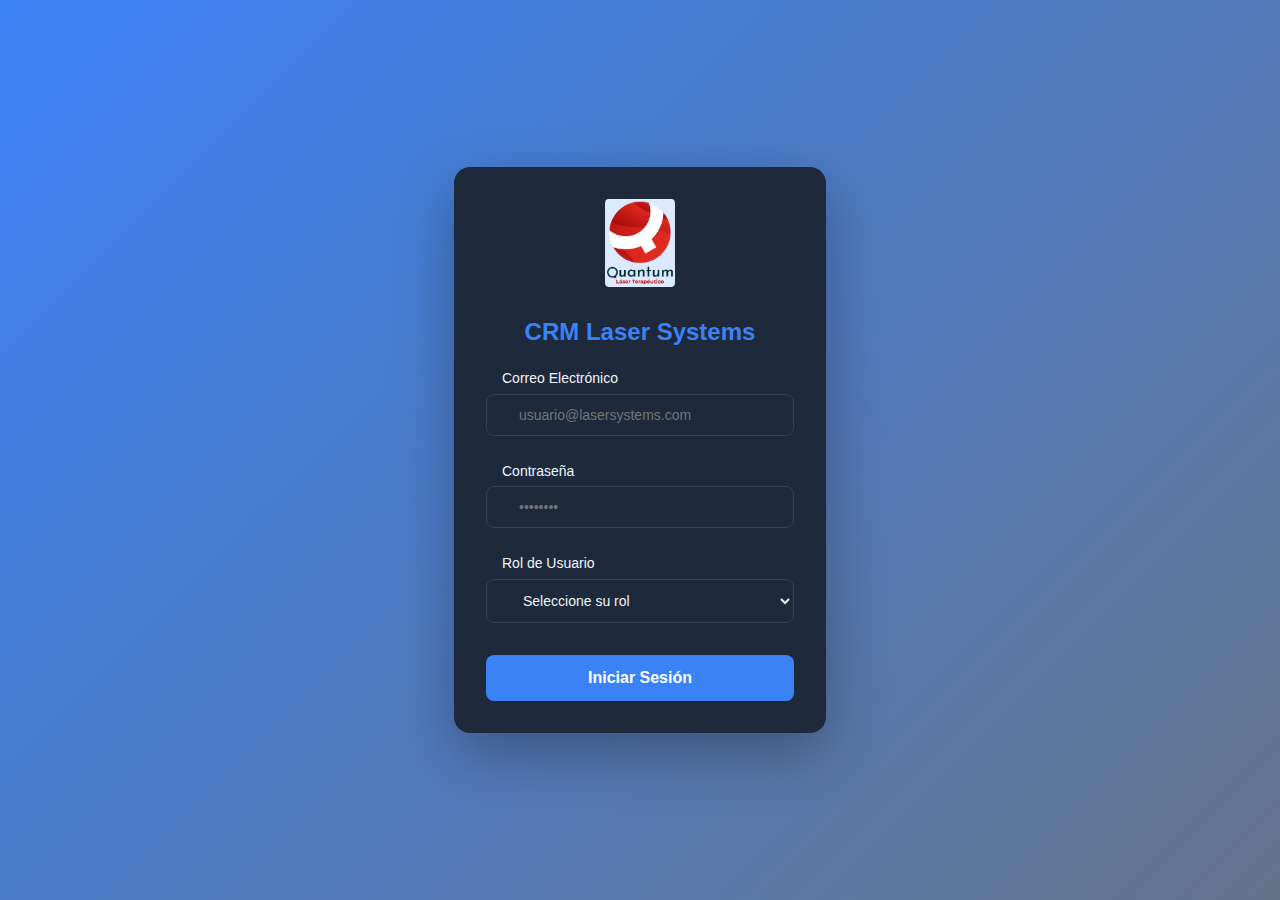
<file: login.html>
<!DOCTYPE html>
<html lang="es">

<head>
  <meta charset="UTF-8">
  <meta name="viewport" content="width=device-width, initial-scale=1.0">
  <title>CRM Laser Systems - Iniciar Sesión</title>
  <link rel="stylesheet" href="./assets/css/styles.css">
</head>

<body class="login-body">
  <div class="login-container">
    <div class="login-card">
      <div class="login-header">
        <img src="./assets/images/LOGO-QUANTUM-logochico.webp" alt="Logo CRM Laser Systems" class="logoin">
        <h1>CRM Laser Systems</h1>
      </div>


      <form class="login-form" id="loginForm">
        <div class="form-group">
          <label for="email">Correo Electrónico</label>
          <input type="email" id="email" name="email" placeholder="usuario@lasersystems.com" required>
        </div>

        <div class="form-group">
          <label for="password">Contraseña</label>
          <input type="password" id="password" name="password" placeholder="••••••••" required>
        </div>

        <div class="form-group">
          <label for="role">Rol de Usuario</label>
          <select id="role" name="role" required>
            <option value="">Seleccione su rol</option>
            <option value="director">Director de Ventas</option>
            <option value="agente">Agente de Ventas</option>
          </select>
        </div>

        <button type="submit" class="btn-login">Iniciar Sesión</button>
      </form>
    </div>
  </div>

  <script src="./assets/js/login.js"></script>
</body>

</html>
</file>
<file: assets/css/styles.css>
* {
  margin: 0;
  padding: 0;
  box-sizing: border-box;
}

@import url('https://fonts.googleapis.com/css2?family=Ubuntu:ital,wght@0,300;0,400;0,500;0,700;1,300;1,400;1,500;1,700&display=swap');

/* Simplified to single neutral, professional color scheme */
:root {
  --primary: #3b82f6;
  --primary-dark: #2563eb;
  --secondary: #64748b;
  --success: #10b981;
  --warning: #f59e0b;
  --danger: #ef4444;
  --background: #0f172a;
  --surface: #1e293b;
  --text: #f1f5f9;
  --text-secondary: #94a3b8;
  --border: #334155;
  --shadow: 0 1px 3px rgba(0, 0, 0, 0.3);
  --shadow-lg: 0 10px 25px rgba(0, 0, 0, 0.3);
  --radius: 8px;
}

body {
  font-family: "Ubuntu", Cantarell, sans-serif;
  font-size: 1.2rem;
  background-color: var(--background);
  color: var(--text);
  line-height: 1.6;
  transition: background-color 0.3s ease, color 0.3s ease;
}

/* Header */
.header {
  background-color: var(--surface);
  border-bottom: 1px solid var(--border);
  position: fixed;
  top: 0;
  left: 0;
  right: 0;
  z-index: 100;
  height: 64px;
  transition: background-color 0.3s ease;
}

.header-container {
  display: flex;
  justify-content: space-between;
  align-items: center;
  padding: 0 2rem;
  height: 100%;
  max-width: 100%;
}

.logo h1 {
  font-size: 1.5rem;
  font-weight: 700;
  color: var(--primary);
}

.user-info {
  display: flex;
  align-items: center;
  gap: 1rem;
}

.user-role {
  color: var(--text-secondary);
  font-size: 0.875rem;
}

/* Added theme toggle button styles */
.theme-toggle {
  background-color: var(--background);
  color: var(--text);
  border: 1px solid var(--border);
  padding: 0.5rem 0.75rem;
  border-radius: var(--radius);
  font-size: 1rem;
  cursor: pointer;
  transition: all 0.2s;
  display: flex;
  align-items: center;
  justify-content: center;
}

.theme-toggle:hover {
  background-color: var(--border);
}

/* Sidebar */
.sidebar {
  position: fixed;
  top: 64px;
  left: 0;
  width: 210px;
  height: calc(100vh - 64px);
  background-color: var(--surface);
  border-right: 1px solid var(--border);
  overflow-y: auto;
  padding: 1.5rem 0;
  z-index: 50;
  transition: transform 0.3s ease, background-color 0.3s ease;
}

.sidebar-nav {
  display: flex;
  flex-direction: column;
}

.nav-section {
  margin-bottom: 2rem;
}

.nav-section-title {
  padding: 0 1rem;
  font-size: 0.625rem;
  font-weight: 600;
  color: var(--text-secondary);
  text-transform: uppercase;
  letter-spacing: 0.05em;
  margin-bottom: 0.5rem;
}

.nav-link {
  display: flex;
  align-items: center;
  gap: 0.5rem;
  padding: 0.625rem 1rem;
  color: var(--text);
  text-decoration: none;
  transition: all 0.2s;
  font-size: 0.875rem;
}

.nav-link:hover {
  background-color: var(--background);
  color: var(--primary);
}

.nav-link.active {
  background-color: var(--primary);
  color: white;
  font-weight: 500;
}

.nav-icon {
  font-size: 1rem;
  flex-shrink: 0;
}

/* Main Content */
.main-content {
  margin-left: 210px;
  margin-top: 64px;
  padding: 2rem;
  min-height: calc(100vh - 64px);
}

.module {
  display: none;
}

.module.active {
  display: block;
  animation: fadeIn 0.3s ease;
}

@keyframes fadeIn {
  from {
    opacity: 0;
    transform: translateY(10px);
  }

  to {
    opacity: 1;
    transform: translateY(0);
  }
}

.module-header {
  margin-bottom: 2rem;
}

.module-header h2 {
  font-size: 2rem;
  font-weight: 700;
  margin-bottom: 0.5rem;
}

.module-header p {
  color: var(--text-secondary);
  font-size: 1rem;
}

/* Added responsive mobile menu styles */
/* Mobile Menu Button */
.mobile-menu-toggle {
  display: none;
  background: none;
  border: none;
  color: var(--text);
  font-size: 1.5rem;
  cursor: pointer;
  padding: 0.5rem;
}

@media (max-width: 1024px) {
  .mobile-menu-toggle {
    display: block;
  }

  .sidebar {
    transform: translateX(-100%);
    z-index: 200;
  }

  .sidebar.active {
    transform: translateX(0);
  }

  .main-content {
    margin-left: 0;
  }

  /* Full screen menu overlay */
  .sidebar::before {
    content: "";
    position: fixed;
    top: 0;
    left: 0;
    right: 0;
    bottom: 0;
    background-color: rgba(0, 0, 0, 0.5);
    opacity: 0;
    pointer-events: none;
    transition: opacity 0.3s ease;
  }

  /*
  .sidebar.active::before {
    opacity: 1;
    pointer-events: all;
  }
*/

  /* Make navigation items larger on mobile */
  .nav-link {
    padding: 1rem 1.5rem;
    font-size: 1rem;
  }

  .nav-section-title {
    padding: 0.75rem 1.5rem;
    font-size: 0.75rem;
  }

  /* Make stats grid single column */
  .stats-grid {
    grid-template-columns: 1fr;
  }

  /* Make chart grid single column */
  .chart-grid {
    grid-template-columns: 1fr;
  }

  /* Make prospect grid single column */
  .prospect-grid {
    grid-template-columns: 1fr;
  }

  /* Adjust table for mobile */
  .table-container {
    overflow-x: auto;
    -webkit-overflow-scrolling: touch;
  }

  .data-table {
    min-width: 600px;
  }

  /* Mobile responsive adjustments */
  .header-container {
    padding: 0 1rem;
  }

  .main-content {
    padding: 1rem;
  }

  .module-header h2 {
    font-size: 1.5rem;
  }
}

@media (max-width: 640px) {
  .logo h1 {
    font-size: 1.125rem;
  }

  .user-role {
    display: none;
  }

  .module-header h2 {
    font-size: 1.25rem;
  }

  .stat-value {
    font-size: 1.5rem;
  }
}

/* Stats Grid */
.stats-grid {
  display: grid;
  grid-template-columns: repeat(auto-fit, minmax(250px, 1fr));
  gap: 1.5rem;
  margin-bottom: 2rem;
}

.stat-card {
  background-color: var(--surface);
  border-radius: var(--radius);
  padding: 1.5rem;
  box-shadow: var(--shadow);
  display: flex;
  align-items: center;
  gap: 1rem;
}

.stat-card.alert {
  border-left: 4px solid var(--warning);
}

.stat-icon {
  font-size: 2rem;
  opacity: 0.8;
}

.stat-info {
  flex: 1;
}

.stat-value {
  font-size: 1.75rem;
  font-weight: 700;
  color: var(--text);
}

.stat-label {
  font-size: 0.875rem;
  color: var(--text-secondary);
}

/* Card */
.card {
  background-color: var(--surface);
  border-radius: var(--radius);
  box-shadow: var(--shadow);
  margin-bottom: 2rem;
  overflow: hidden;
  transition: background-color 0.3s ease;
}

.card-header {
  display: flex;
  justify-content: space-between;
  align-items: center;
  padding: 1.5rem;
  border-bottom: 1px solid var(--border);
}

.card-header h3 {
  font-size: 1.25rem;
  font-weight: 600;
}

/* Buttons */
.btn-primary {
  background-color: var(--primary);
  color: white;
  border: none;
  padding: 0.625rem 1.25rem;
  border-radius: var(--radius);
  font-size: 0.875rem;
  font-weight: 500;
  cursor: pointer;
  transition: all 0.2s;
}

.btn-primary:hover {
  background-color: var(--primary-dark);
}

.btn-small {
  background-color: var(--background);
  color: var(--text);
  border: 1px solid var(--border);
  padding: 0.375rem 0.75rem;
  border-radius: calc(var(--radius) / 2);
  font-size: 0.813rem;
  cursor: pointer;
  transition: all 0.2s;
}

.btn-small:hover {
  background-color: var(--border);
}

.btn-small.btn-success {
  background-color: var(--success);
  color: white;
  border-color: var(--success);
}

.btn-logout {
  background-color: transparent;
  color: var(--text);
  border: 1px solid var(--border);
  padding: 0.5rem 1rem;
  border-radius: var(--radius);
  font-size: 0.875rem;
  cursor: pointer;
  transition: all 0.2s;
}

.btn-logout:hover {
  background-color: var(--danger);
  color: white;
  border-color: var(--danger);
}

.btn-icon {
  background: none;
  border: none;
  font-size: 1rem;
  cursor: pointer;
  padding: 0.25rem;
  opacity: 0.7;
  transition: opacity 0.2s;
}

.btn-icon:hover {
  opacity: 1;
}

/* Filters */
.filters {
  display: flex;
  gap: 1rem;
  margin-bottom: 2rem;
  flex-wrap: wrap;
}

.filter-select {
  padding: 0.625rem 1rem;
  border: 1px solid var(--border);
  border-radius: var(--radius);
  background-color: var(--surface);
  color: var(--text);
  font-size: 0.875rem;
  cursor: pointer;
}

/* Table */
.table-container {
  overflow-x: auto;
}

.data-table {
  width: 100%;
  border-collapse: collapse;
}

.data-table thead {
  background-color: var(--background);
}

.data-table th {
  text-align: left;
  padding: 1rem;
  font-weight: 600;
  font-size: 0.875rem;
  color: var(--text-secondary);
  text-transform: uppercase;
  letter-spacing: 0.05em;
}

.data-table td {
  padding: 1rem;
  border-top: 1px solid var(--border);
  font-size: 0.875rem;
}

.data-table tr:hover {
  background-color: var(--background);
}

.data-table tr.team-row {
  background-color: var(--background);
  font-weight: 600;
}

/* Badges */
.badge {
  display: inline-block;
  padding: 0.25rem 0.75rem;
  border-radius: 9999px;
  font-size: 0.75rem;
  font-weight: 500;
}

.badge-success {
  background-color: #d1fae5;
  color: #065f46;
}

.badge-warning {
  background-color: #fef3c7;
  color: #92400e;
}

.badge-danger {
  background-color: #fee2e2;
  color: #991b1b;
}

/* Charts */
.chart-grid {
  display: grid;
  grid-template-columns: repeat(auto-fit, minmax(400px, 1fr));
  gap: 1.5rem;
  margin-bottom: 2rem;
}

/* Funnel Chart */
.funnel-chart {
  padding: 2rem;
}

.funnel-stage {
  background: linear-gradient(to right, var(--primary), var(--primary-dark));
  color: white;
  padding: 1.25rem;
  margin-bottom: 0.75rem;
  border-radius: var(--radius);
  display: flex;
  justify-content: space-between;
  align-items: center;
  font-weight: 500;
  transition: transform 0.2s;
}

.funnel-stage:hover {
  transform: translateX(5px);
}

.funnel-label {
  font-size: 1rem;
}

.funnel-value {
  font-size: 1.25rem;
  font-weight: 700;
}

/* Bar Chart */
.bar-chart {
  padding: 2rem;
}

.bar-item {
  margin-bottom: 1.5rem;
}

.bar-label {
  font-size: 0.875rem;
  font-weight: 500;
  margin-bottom: 0.5rem;
  color: var(--text);
}

.bar-container {
  position: relative;
  background-color: var(--background);
  border-radius: var(--radius);
  height: 40px;
  display: flex;
  align-items: center;
}

.bar-fill {
  background: linear-gradient(to right, var(--success), #34d399);
  height: 100%;
  border-radius: var(--radius);
  transition: width 0.5s ease;
}

.bar-value {
  position: absolute;
  right: 1rem;
  font-weight: 600;
  color: var(--text);
  font-size: 0.875rem;
}

/* Prospect Cards */
.prospect-grid {
  display: grid;
  grid-template-columns: repeat(auto-fill, minmax(350px, 1fr));
  gap: 1.5rem;
  padding: 1.5rem;
}

.prospect-card {
  background-color: var(--surface);
  border: 1px solid var(--border);
  border-radius: var(--radius);
  padding: 1.5rem;
  transition: all 0.2s;
}

.prospect-card:hover {
  box-shadow: var(--shadow-lg);
  transform: translateY(-2px);
}

.prospect-header {
  display: flex;
  justify-content: space-between;
  align-items: start;
  margin-bottom: 1rem;
}

.prospect-company {
  font-size: 1.125rem;
  font-weight: 600;
  color: var(--text);
}

.confidence-badge {
  padding: 0.25rem 0.75rem;
  border-radius: 9999px;
  font-size: 0.75rem;
  font-weight: 500;
}

.confidence-badge.high {
  background-color: #d1fae5;
  color: #065f46;
}

.confidence-badge.medium {
  background-color: #fef3c7;
  color: #92400e;
}

.prospect-details {
  margin-bottom: 1rem;
}

.prospect-field {
  display: flex;
  margin-bottom: 0.5rem;
  font-size: 0.875rem;
}

.field-label {
  font-weight: 500;
  color: var(--text-secondary);
  width: 100px;
}

.field-value {
  color: var(--text);
}

.prospect-tags {
  display: flex;
  gap: 0.5rem;
  margin-bottom: 1rem;
  flex-wrap: wrap;
}

.tag {
  background-color: var(--background);
  color: var(--text-secondary);
  padding: 0.25rem 0.75rem;
  border-radius: 9999px;
  font-size: 0.75rem;
  font-weight: 500;
}

.prospect-actions {
  display: flex;
  gap: 0.5rem;
}

/* Alerts */
.alerts-list {
  padding: 1.5rem;
}

.alert-item {
  display: flex;
  gap: 1rem;
  padding: 1rem;
  border-radius: var(--radius);
  margin-bottom: 1rem;
  border-left: 4px solid;
}

.alert-item.warning {
  background-color: #fffbeb;
  border-left-color: var(--warning);
}

.alert-item.success {
  background-color: #f0fdf4;
  border-left-color: var(--success);
}

.alert-item.info {
  background-color: #eff6ff;
  border-left-color: var(--primary);
}

.alert-icon {
  font-size: 1.5rem;
}

.alert-content {
  flex: 1;
}

.alert-title {
  font-weight: 600;
  margin-bottom: 0.25rem;
}

.alert-text {
  font-size: 0.875rem;
  color: var(--text-secondary);
}

/* User Management */
.user-cell {
  display: flex;
  align-items: center;
  gap: 0.75rem;
}

.user-avatar {
  width: 40px;
  height: 40px;
  border-radius: 50%;
  background: linear-gradient(135deg, var(--primary), #3b82f6);
  color: white;
  display: flex;
  align-items: center;
  justify-content: center;
  font-weight: 600;
  font-size: 0.875rem;
}

.user-name {
  font-weight: 500;
}

.user-email {
  font-size: 0.75rem;
  color: var(--text-secondary);
}

.role-badge {
  display: inline-block;
  padding: 0.375rem 0.875rem;
  border-radius: var(--radius);
  font-size: 0.813rem;
  font-weight: 500;
}

.role-badge.admin {
  background-color: #dbeafe;
  color: #1e40af;
}

.role-badge.director {
  background-color: #fce7f3;
  color: #9f1239;
}

.role-badge.seller {
  background-color: #d1fae5;
  color: #065f46;
}

.permission-tag {
  display: inline-block;
  background-color: var(--background);
  padding: 0.25rem 0.5rem;
  border-radius: calc(var(--radius) / 2);
  font-size: 0.75rem;
  margin-right: 0.25rem;
  margin-bottom: 0.25rem;
}

/* Roles Grid */
.roles-grid {
  display: grid;
  grid-template-columns: repeat(auto-fit, minmax(400px, 1fr));
  gap: 1.5rem;
}

.roles-list {
  padding: 1.5rem;
}

.role-item {
  padding: 1rem;
  background-color: var(--background);
  border-radius: var(--radius);
  margin-bottom: 1rem;
}

.role-header {
  display: flex;
  justify-content: space-between;
  align-items: center;
  margin-bottom: 0.75rem;
}

.role-count {
  font-size: 0.813rem;
  color: var(--text-secondary);
}

.role-permissions {
  font-size: 0.875rem;
  color: var(--text-secondary);
  line-height: 1.8;
}

/* Restrictions */
.restrictions-list {
  padding: 1.5rem;
}

.restriction-item {
  padding: 1rem;
  background-color: var(--background);
  border-radius: var(--radius);
  margin-bottom: 1rem;
}

.restriction-header {
  display: flex;
  justify-content: space-between;
  align-items: center;
  margin-bottom: 0.5rem;
}

.location-badge {
  font-weight: 500;
  color: var(--text);
}

.users-count {
  font-size: 0.813rem;
  color: var(--text-secondary);
}

.restriction-text {
  font-size: 0.875rem;
  color: var(--text-secondary);
}

/* Mobile Preview */
.mobile-preview {
  display: flex;
  justify-content: center;
  padding: 3rem;
}

.mobile-frame {
  width: 320px;
  background-color: var(--surface);
  border: 3px solid var(--text);
  border-radius: 2rem;
  padding: 2rem 1rem;
  box-shadow: var(--shadow-lg);
}

.mobile-header {
  text-align: center;
  font-weight: 700;
  font-size: 1.125rem;
  margin-bottom: 1.5rem;
}

.mobile-content {
  line-height: 2;
}

/* Timeline */
.timeline {
  padding: 1.5rem;
}

.timeline-item {
  display: flex;
  gap: 1rem;
  margin-bottom: 1.5rem;
}

.timeline-marker {
  font-size: 1.5rem;
  flex-shrink: 0;
}

.timeline-content {
  flex: 1;
}

.timeline-title {
  font-weight: 600;
  margin-bottom: 0.25rem;
}

.timeline-text {
  font-size: 0.875rem;
  color: var(--text-secondary);
}

/* Sheets Grid */
.sheets-grid {
  display: grid;
  grid-template-columns: repeat(auto-fill, minmax(250px, 1fr));
  gap: 1.5rem;
  padding: 1.5rem;
}

.sheet-card {
  padding: 1.5rem;
  background-color: var(--background);
  border-radius: var(--radius);
  text-align: center;
  transition: all 0.2s;
}

.sheet-card:hover {
  box-shadow: var(--shadow-lg);
  transform: translateY(-2px);
}

.sheet-icon {
  font-size: 3rem;
  margin-bottom: 1rem;
}

.sheet-name {
  font-weight: 600;
  margin-bottom: 0.5rem;
}

.sheet-meta {
  font-size: 0.813rem;
  color: var(--text-secondary);
  margin-bottom: 1rem;
}

/* Customer 360 */
.customer-360 {
  padding: 2rem;
}

.customer-header-360 {
  display: flex;
  gap: 1.5rem;
  margin-bottom: 2rem;
  align-items: center;
}

.customer-avatar-large {
  width: 80px;
  height: 80px;
  border-radius: 50%;
  background: linear-gradient(135deg, var(--primary), #3b82f6);
  color: white;
  display: flex;
  align-items: center;
  justify-content: center;
  font-weight: 700;
  font-size: 1.5rem;
}

.customer-info-360 h3 {
  font-size: 1.5rem;
  margin-bottom: 0.5rem;
}

.customer-meta {
  color: var(--text-secondary);
  margin-bottom: 0.75rem;
}

.customer-tags {
  display: flex;
  gap: 0.5rem;
}

.customer-metrics {
  display: grid;
  grid-template-columns: repeat(auto-fit, minmax(150px, 1fr));
  gap: 1.5rem;
  margin-bottom: 2rem;
}

.metric-box {
  background-color: var(--background);
  padding: 1.5rem;
  border-radius: var(--radius);
  text-align: center;
}

.metric-value {
  font-size: 2rem;
  font-weight: 700;
  color: var(--primary);
  margin-bottom: 0.5rem;
}

.metric-label {
  font-size: 0.875rem;
  color: var(--text-secondary);
}

.customer-opportunities {
  background-color: var(--background);
  padding: 1.5rem;
  border-radius: var(--radius);
}

.customer-opportunities h4 {
  margin-bottom: 1rem;
}

.opportunity-item {
  display: flex;
  align-items: center;
  gap: 0.75rem;
  padding: 0.75rem;
  margin-bottom: 0.5rem;
  background-color: var(--surface);
  border-radius: calc(var(--radius) / 2);
}

.opportunity-icon {
  font-size: 1.25rem;
}

/* Added login page styles */
.login-body {
  display: flex;
  align-items: center;
  justify-content: center;
  min-height: 100vh;
  background: linear-gradient(135deg, var(--primary) 0%, var(--secondary) 100%);
}

.login-container {
  width: 100%;
  max-width: 420px;
  padding: 1.5rem;
}

.login-card {
  background-color: var(--surface);
  border-radius: 1rem;
  padding: 2rem;
  box-shadow: 0 20px 60px rgba(0, 0, 0, 0.3);
  transition: background-color 0.3s ease;
}

.login-header {
  text-align: center;
  margin-bottom: 1rem;
}

.login-header h1 {
  font-size: 1.5rem;
  font-weight: 700;
  color: var(--primary);
  margin-bottom: 0.5rem;
}

.login-header p {
  color: var(--text-secondary);
  font-size: 0.875rem;
}

.login-header img {
  width: 70px;
  margin-bottom: 1rem;
  background: #dbeafe;
  border-radius: 5%;
}

.login-form {
  display: flex;
  flex-direction: column;
  gap: 1.5rem;
}

.form-group {
  display: flex;
  flex-direction: column;
  gap: 0.25rem;
}

.form-group label {
  font-size: 0.875rem;
  font-weight: 500;
  color: var(--text);
  padding-left: 1rem;
}

.form-group input,
.form-group select {
  padding: 0.75rem 1rem;
  border: 1px solid var(--border);
  border-radius: var(--radius);
  font-size: 0.875rem;
  color: var(--text);
  background-color: var(--surface);
  transition: all 0.2s;
  padding-left: 2rem;
}

.form-group input:focus,
.form-group select:focus {
  outline: none;
  border-color: var(--primary);
  box-shadow: 0 0 0 3px rgba(37, 99, 235, 0.1);
}

.btn-login {
  background-color: var(--primary);
  color: white;
  border: none;
  padding: 0.875rem;
  border-radius: var(--radius);
  font-size: 1rem;
  font-weight: 600;
  cursor: pointer;
  transition: all 0.2s;
  margin-top: 0.5rem;
}

.btn-login:hover {
  background-color: var(--primary-dark);
  transform: translateY(-1px);
  box-shadow: 0 4px 12px rgba(37, 99, 235, 0.4);
}

.login-footer {
  text-align: center;
  margin-top: 1.5rem;
}

.forgot-link {
  color: var(--primary);
  text-decoration: none;
  font-size: 0.875rem;
  transition: color 0.2s;
}

.forgot-link:hover {
  color: var(--primary-dark);
  text-decoration: underline;
}

/* Added Google Sheets integration styles */
/* Google Sheets Container */
.sheets-container {
  background-color: var(--background);
  border-radius: var(--radius);
  overflow: hidden;
}

.sheets-toolbar {
  display: flex;
  justify-content: space-between;
  align-items: center;
  padding: 1rem 1.5rem;
  background-color: var(--surface);
  border-bottom: 1px solid var(--border);
  gap: 1rem;
  flex-wrap: wrap;
}

.sheets-info {
  flex: 1;
  min-width: 200px;
}

.info-text {
  font-size: 0.813rem;
  color: var(--text-secondary);
  display: flex;
  align-items: center;
  gap: 0.5rem;
}

.placeholder-content {
  max-width: 600px;
  text-align: center;
}

.placeholder-icon {
  font-size: 4rem;
  margin-bottom: 1.5rem;
}

.placeholder-content h3 {
  font-size: 1.5rem;
  margin-bottom: 0.75rem;
  color: var(--text);
}

.placeholder-content p {
  color: var(--text-secondary);
  margin-bottom: 2rem;
  line-height: 1.6;
}

.custom-sheet-input {
  display: flex;
  gap: 0.75rem;
  margin-bottom: 2rem;
  flex-wrap: wrap;
}

/* Improved Luckysheet container styles for better visibility */
.luckysheet-container {
  width: 100%;
  height: 70%;
  color: #000;
  background-color: #ffffff;
  border-radius: var(--radius);
  overflow: hidden;
  margin-top: 1rem;
}

/* Contenedor del módulo CRM */
.crm-module {
  position: relative;
  width: 100%;
  height: calc(60vh - 64px);
  /* ajusta según tu layout */
  background: #fff;
  overflow: auto;
  /* permite scroll si la hoja es más grande */
}

/* Luckysheet ocupa todo el módulo */
#luckysheet {
  width: 100%;
  height: 100%;
  background: #fff;
  position: relative;
}

/* Forzar que el div interno de Luckysheet se expanda */
#luckysheet .luckysheet {
  width: 100% !important;
  height: 100% !important;
}

/* Texto dentro de las celdas (canvas + overlay) */
.luckysheet-cell-main {
  color: #000 !important;
  background: #fff !important;
  font-family: "Segoe UI", Roboto, Arial, sans-serif !important;
}

/* Editor flotante visible mientras escribes */
.luckysheet-input-box {
  background: #fff !important;
  color: #000 !important;
  opacity: 1 !important;
  z-index: 9999 !important;
}

.luckysheet-input-box textarea {
  background: #fff !important;
  color: #000 !important;
  opacity: 1 !important;
  z-index: 10000 !important;
  position: absolute !important;
  font-family: "Segoe UI", Roboto, Arial, sans-serif !important;
}

/* Barra de fórmulas */
#luckysheet-functionbox-cell {
  background: #fff !important;
  color: #000 !important;
  opacity: 1 !important;
  font-family: "Segoe UI", Roboto, Arial, sans-serif !important;
}

/* Toolbar y menús */
.luckysheet-toolbar,
.luckysheet-menu {
  background: #f8fafc !important;
  color: #000 !important;
  z-index: 2000 !important;
}

.luckysheet-toolbar button,
.luckysheet-toolbar span,
.luckysheet-menu li {
  color: #000 !important;
}


/* Added bulk upload section styles */
.upload-section {
  padding: 1.5rem;
}

.upload-zone {
  border: 2px dashed var(--border);
  border-radius: var(--radius);
  padding: 3rem 2rem;
  text-align: center;
  background-color: var(--background);
  transition: all 0.3s ease;
  cursor: pointer;
}

.upload-zone:hover,
.upload-zone.dragover {
  border-color: var(--primary);
  background-color: rgba(59, 130, 246, 0.05);
}

.upload-icon {
  font-size: 4rem;
  margin-bottom: 1rem;
  opacity: 0.6;
}

.upload-zone h3 {
  font-size: 1.25rem;
  margin-bottom: 0.5rem;
  color: var(--text);
}

.upload-zone p {
  color: var(--text-secondary);
  margin-bottom: 1.5rem;
}

.upload-formats {
  display: flex;
  gap: 0.5rem;
  justify-content: center;
  flex-wrap: wrap;
  margin-top: 1rem;
}

.format-badge {
  background-color: var(--surface);
  padding: 0.375rem 0.75rem;
  border-radius: var(--radius);
  font-size: 0.75rem;
  font-weight: 500;
  color: var(--text-secondary);
  border: 1px solid var(--border);
}

.upload-input {
  display: none;
}

.upload-actions {
  display: flex;
  gap: 1rem;
  justify-content: center;
  margin-top: 1rem;
  flex-wrap: wrap;
}

.upload-history {
  margin-top: 2rem;
}

.upload-item {
  display: flex;
  justify-content: space-between;
  align-items: center;
  padding: 1rem;
  background-color: var(--background);
  border-radius: var(--radius);
  margin-bottom: 0.75rem;
}

.upload-item-info {
  flex: 1;
}

.upload-filename {
  font-weight: 600;
  margin-bottom: 0.25rem;
  color: var(--text);
}

.upload-meta {
  font-size: 0.875rem;
  color: var(--text-secondary);
}

.upload-status {
  display: flex;
  align-items: center;
  gap: 0.5rem;
}

.template-download-section {
  margin-top: 1.5rem;
  padding: 1.5rem;
  background-color: var(--background);
  border-radius: var(--radius);
}

.template-grid {
  display: grid;
  grid-template-columns: repeat(auto-fit, minmax(200px, 1fr));
  gap: 1rem;
  margin-top: 1rem;
}

.template-card {
  background-color: var(--surface);
  padding: 1.25rem;
  border-radius: var(--radius);
  text-align: center;
  border: 1px solid var(--border);
  transition: all 0.2s;
  cursor: pointer;
}

.template-card:hover {
  border-color: var(--primary);
  box-shadow: var(--shadow-lg);
  transform: translateY(-2px);
}

.template-icon {
  font-size: 2.5rem;
  margin-bottom: 0.75rem;
}

.template-name {
  font-weight: 600;
  margin-bottom: 0.25rem;
  color: var(--text);
}

.template-desc {
  font-size: 0.813rem;
  color: var(--text-secondary);
  margin-bottom: 0.75rem;
}

.progress-bar-container {
  width: 100%;
  height: 8px;
  background-color: var(--background);
  border-radius: 4px;
  overflow: hidden;
  margin-top: 0.5rem;
}

.progress-bar {
  height: 100%;
  background: linear-gradient(to right, var(--primary), var(--primary-dark));
  transition: width 0.3s ease;
}
</file>
